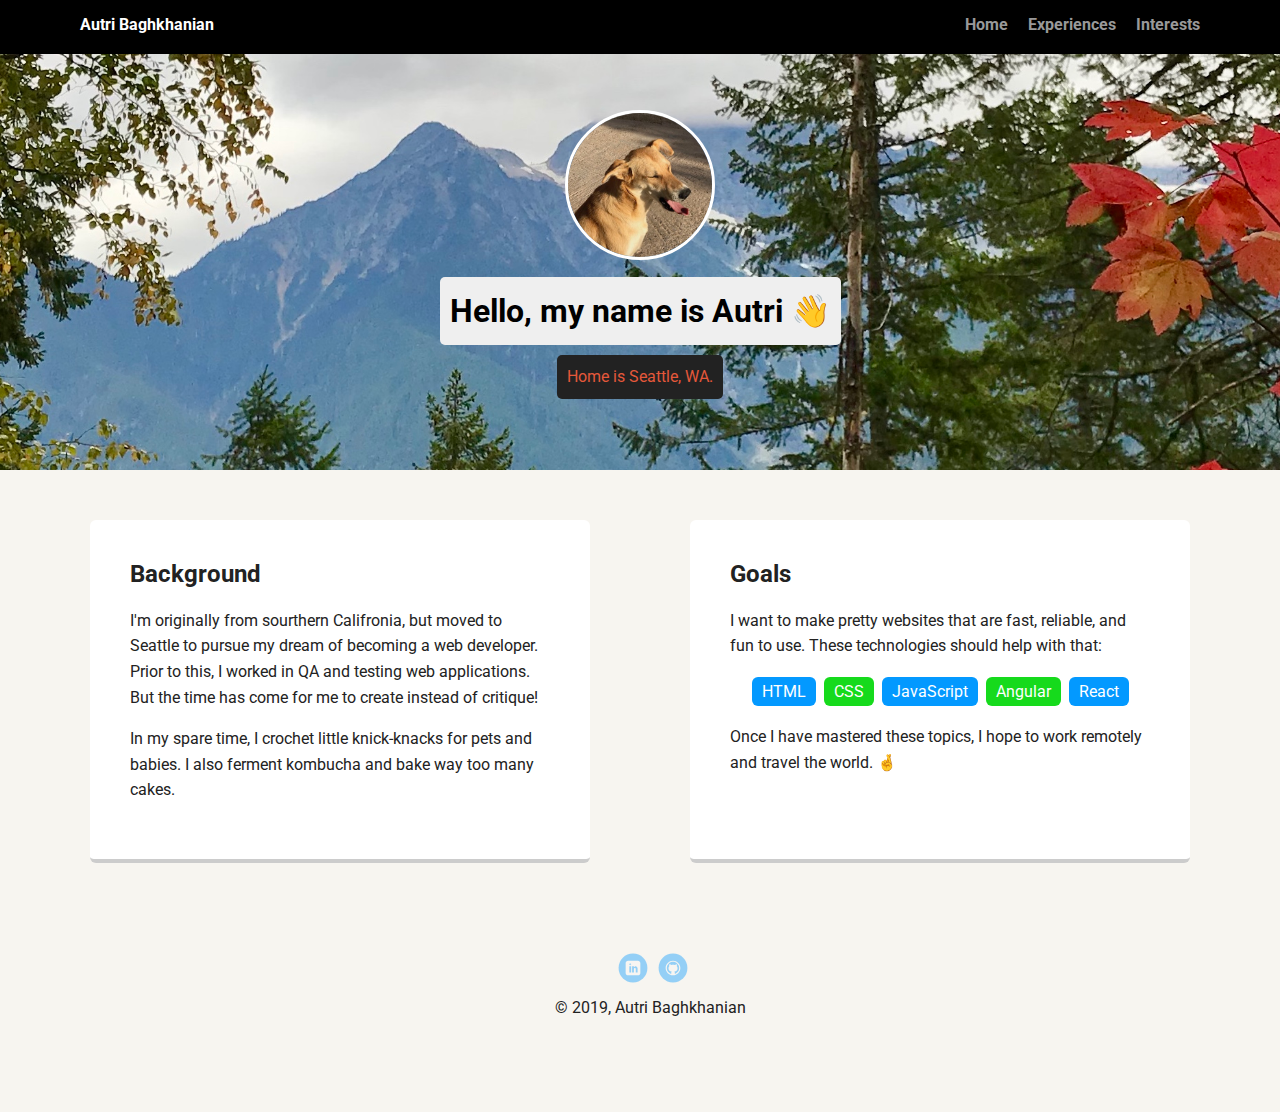
<file: index.html>
<!doctype html>
<html lang="en">
<head>
  <meta charset="utf-8">
  <title>Autri Baghkhanian's Profile</title>
  <meta name="viewport" content="width=device-width, initial-scale=1.0">
  <link rel="stylesheet" href="styles.css">
  <link href="https://fonts.googleapis.com/css?family=Muli%7CRoboto:400,300,500,700,900" rel="stylesheet"></head>
  <body>

    <nav class="main-nav">
        <ul class="nav">
          <li class="name">Autri Baghkhanian</li>
          <li><a href="index.html">Home</a></li>
          <li><a href="experiences.html">Experiences</a></li>
          <li><a href="interests.html">Interests</a></li>
        </ul>
      </nav>

    <header>
      <img src="images/dog.jpg" alt="Dog yawning" class="profile-image">
      <h1 class="tag name">Hello, my name is Autri 👋</h1>
      <p class="tag location">Home is Seattle, WA.</p>
    </header>

    <main class="flex">
      <section class="card">
        <h2>Background</h2>
        <p>I'm originally from sourthern Califronia, but moved to Seattle to pursue my dream of becoming a web developer. Prior to this, I worked in QA and testing web applications. But the time has come for me to create instead of critique!</p>
        <p>In my spare time, I crochet little knick-knacks for pets and babies. I also ferment kombucha and bake way too many cakes.</p>
      </section> 

      <section class="card">
        <h2>Goals</h2>
        <p>I want to make pretty websites that are fast, reliable, and fun to use. These technologies should help with that:</p>
        <ul class="skills">
          <li>HTML</li>
          <li>CSS</li>
          <li>JavaScript</li>
          <li>Angular</li>
          <li>React</li>
        </ul>
        <p>Once I have mastered these topics, I hope to work remotely and travel the world. 🤞</p>
      </section> 
    </main>

    <footer>
      <ul>
        <li><a href="https://www.linkedin.com/in/autri/" class="social linkedin" target="_blank">LinkedIn</a></li>
        <li><a href="https://github.com/autri" class="social github" target="_blank">Github</a></li>
      </ul>
      <p class="copyright">&copy; 2019, Autri Baghkhanian</p>
    </footer>
  </body>
  </html>
</file>
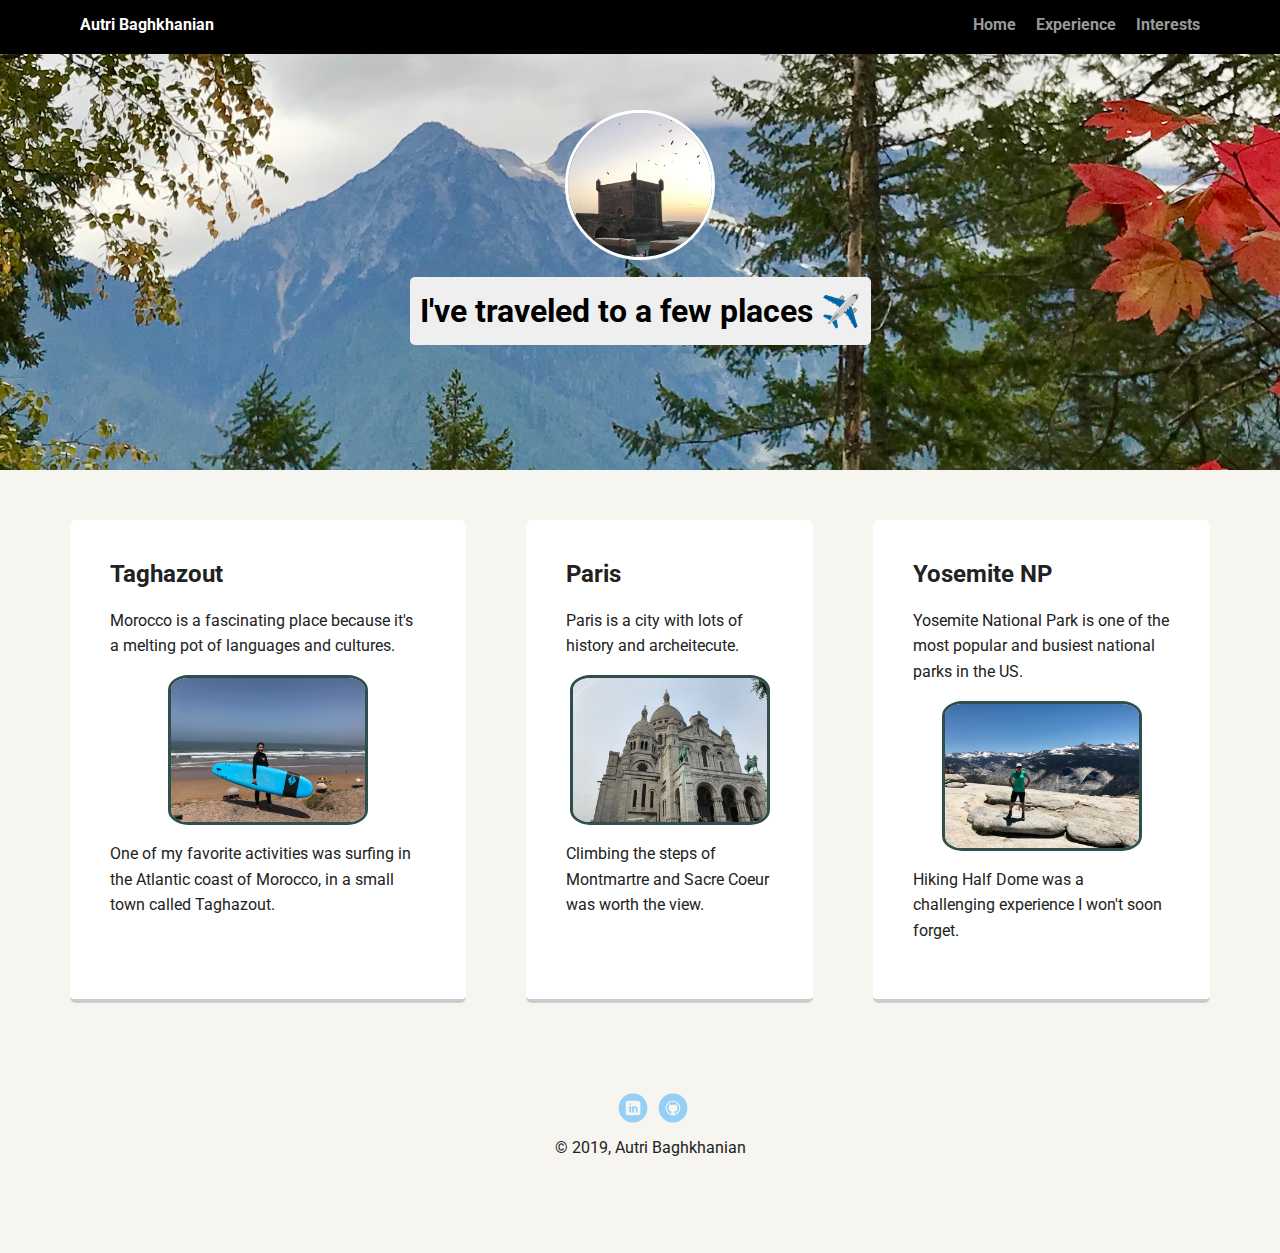
<file: experience.html>
<!doctype html>
<html lang="en">
<head>
  <meta charset="utf-8">
  <title>Autri Baghkhanian's Profile</title>
  <meta name="viewport" content="width=device-width, initial-scale=1.0">
  <link rel="stylesheet" href="styles.css">
  <link href="https://fonts.googleapis.com/css?family=Muli%7CRoboto:400,300,500,700,900" rel="stylesheet"></head>
  <body>

    <div class="main-nav">
        <ul class="nav">
          <li class="name">Autri Baghkhanian</li>
          <li><a href="index.html">Home</a></li>
          <li><a href="experience.html">Experience</a></li>
          <li><a href="interests.html">Interests</a></li>
        </ul>
    </div>

    <header>
      <img src="images/experience_images/essaouira.jpg" alt="Monument in Essaouira" class="profile-image">
      <h1 class="tag name">I've traveled to a few places ✈️</h1>
    </header>

    <main class="flex">
      <div class="card">
        <h2>Taghazout</h2>
        <p>Morocco is a fascinating place because it's a melting pot of languages and cultures.</p>
        <img src="images/experience_images/surfing.jpg" alt="Surfing in Morocco" class="card-photo">
        <p>One of my favorite activities was surfing in the Atlantic coast of Morocco, in a small town called Taghazout.</p>
      </div> 

      <div class="card">
        <h2>Paris</h2>
        <p>Paris is a city with lots of history and archeitecute.</p>
        <img src="images/experience_images/montmartre.jpg" alt="Sacre Coeur in Montmartre" class="card-photo">
        <p>Climbing the steps of Montmartre and Sacre Coeur was worth the view.</p>
      </div> 

      <div class="card">
        <h2>Yosemite NP</h2>
        <p>Yosemite National Park is one of the most popular and busiest national parks in the US.</p>
        <img src="images/experience_images/half_dome.jpg" alt="Top of Half Dome" class="card-photo">
        <p>Hiking Half Dome was a challenging experience I won't soon forget.</p>
      </div> 


    </main>
    <footer>
      <ul>
        <li><a href="https://www.linkedin.com/in/autri/" class="social linkedin" target="_blank">LinkedIn</a></li>
        <li><a href="https://github.com/autri" class="social github" target="_blank">Github</a></li>
      </ul>
      <p class="copyright">&copy; 2019, Autri Baghkhanian</p>
    </footer>
  </body>
  </html>
</file>
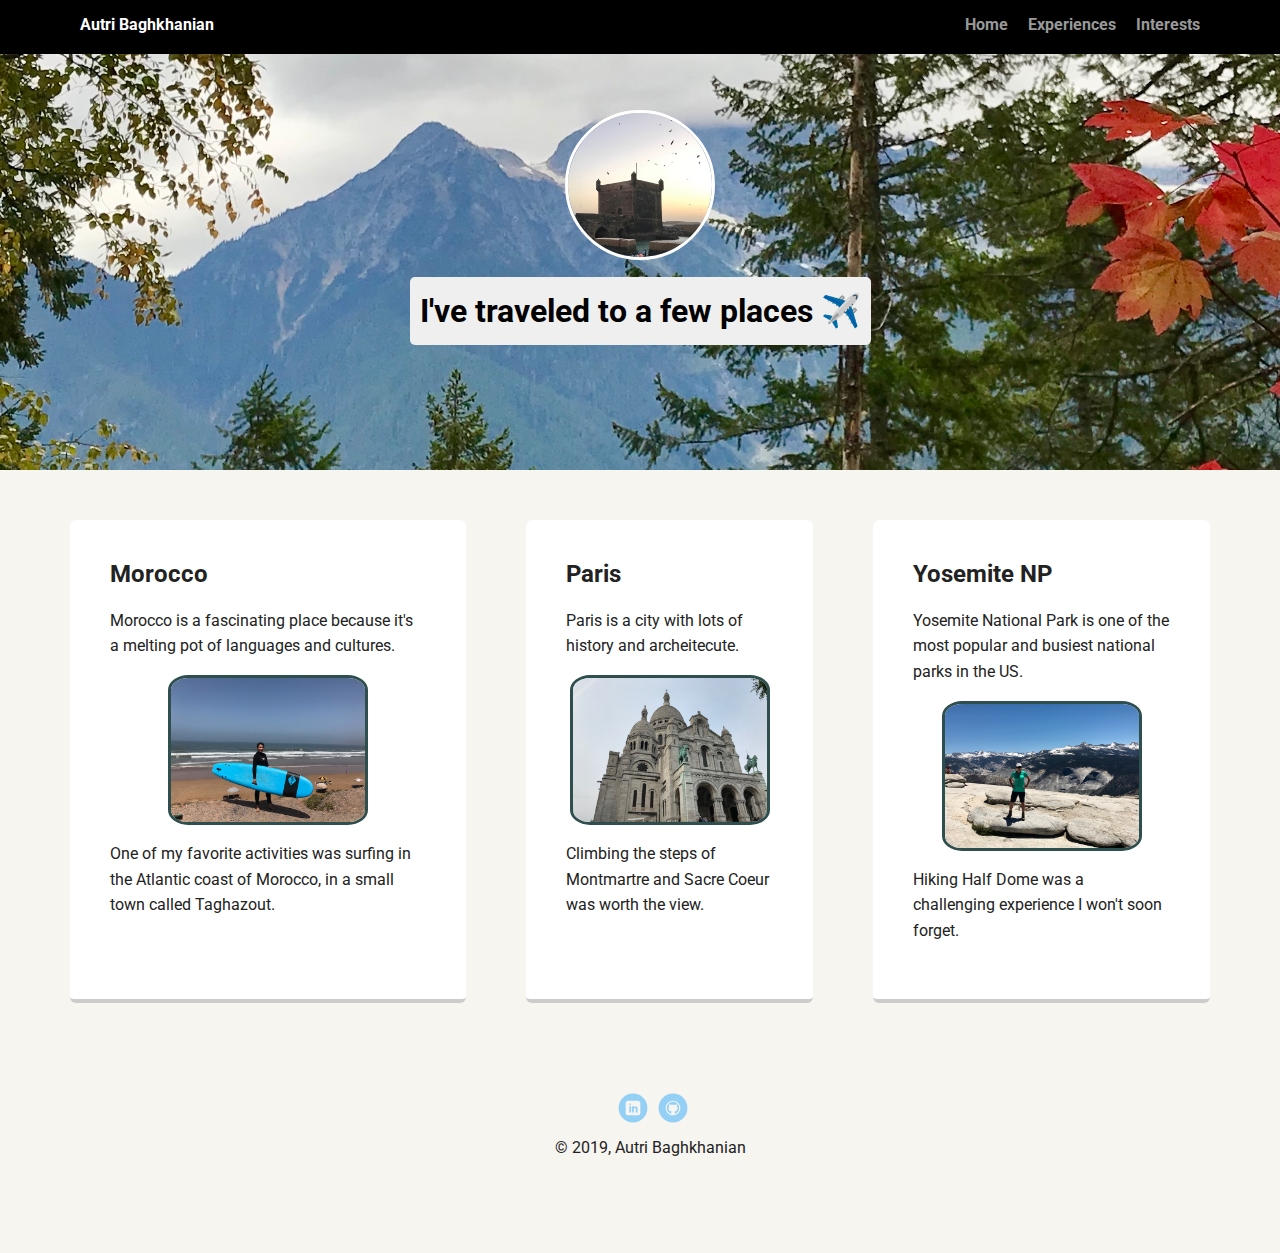
<file: experiences.html>
<!doctype html>
<html lang="en">
<head>
  <meta charset="utf-8">
  <title>Autri Baghkhanian's Experiences</title>
  <meta name="viewport" content="width=device-width, initial-scale=1.0">
  <link rel="stylesheet" href="styles.css">
  <link href="https://fonts.googleapis.com/css?family=Muli%7CRoboto:400,300,500,700,900" rel="stylesheet"></head>
  <body>

    <nav class="main-nav">
        <ul class="nav">
          <li class="name">Autri Baghkhanian</li>
          <li><a href="index.html">Home</a></li>
          <li><a href="experiences.html">Experiences</a></li>
          <li><a href="interests.html">Interests</a></li>
        </ul>
      </nav>

    <header>
      <img src="images/experience_images/essaouira.jpg" alt="Monument in Essaouira" class="profile-image">
      <h1 class="tag name">I've traveled to a few places ✈️</h1>
    </header>

    <main class="flex">
      <section class="card">
        <h2>Morocco</h2>
        <p>Morocco is a fascinating place because it's a melting pot of languages and cultures.</p>
        <img src="images/experience_images/surfing.jpg" alt="Surfing in Morocco" class="card-photo">
        <p>One of my favorite activities was surfing in the Atlantic coast of Morocco, in a small town called Taghazout.</p>
      </section> 

      <section class="card">
        <h2>Paris</h2>
        <p>Paris is a city with lots of history and archeitecute.</p>
        <img src="images/experience_images/montmartre.jpg" alt="Sacre Coeur in Montmartre" class="card-photo">
        <p>Climbing the steps of Montmartre and Sacre Coeur was worth the view.</p>
      </section> 

      <section class="card">
        <h2>Yosemite NP</h2>
        <p>Yosemite National Park is one of the most popular and busiest national parks in the US.</p>
        <img src="images/experience_images/half_dome.jpg" alt="Top of Half Dome" class="card-photo">
        <p>Hiking Half Dome was a challenging experience I won't soon forget.</p>
      </section> 
    </main>

    <footer>
      <ul>
        <li><a href="https://www.linkedin.com/in/autri/" class="social linkedin" target="_blank">LinkedIn</a></li>
        <li><a href="https://github.com/autri" class="social github" target="_blank">Github</a></li>
      </ul>
      <p class="copyright">&copy; 2019, Autri Baghkhanian</p>
    </footer>
  </body>
  </html>
</file>
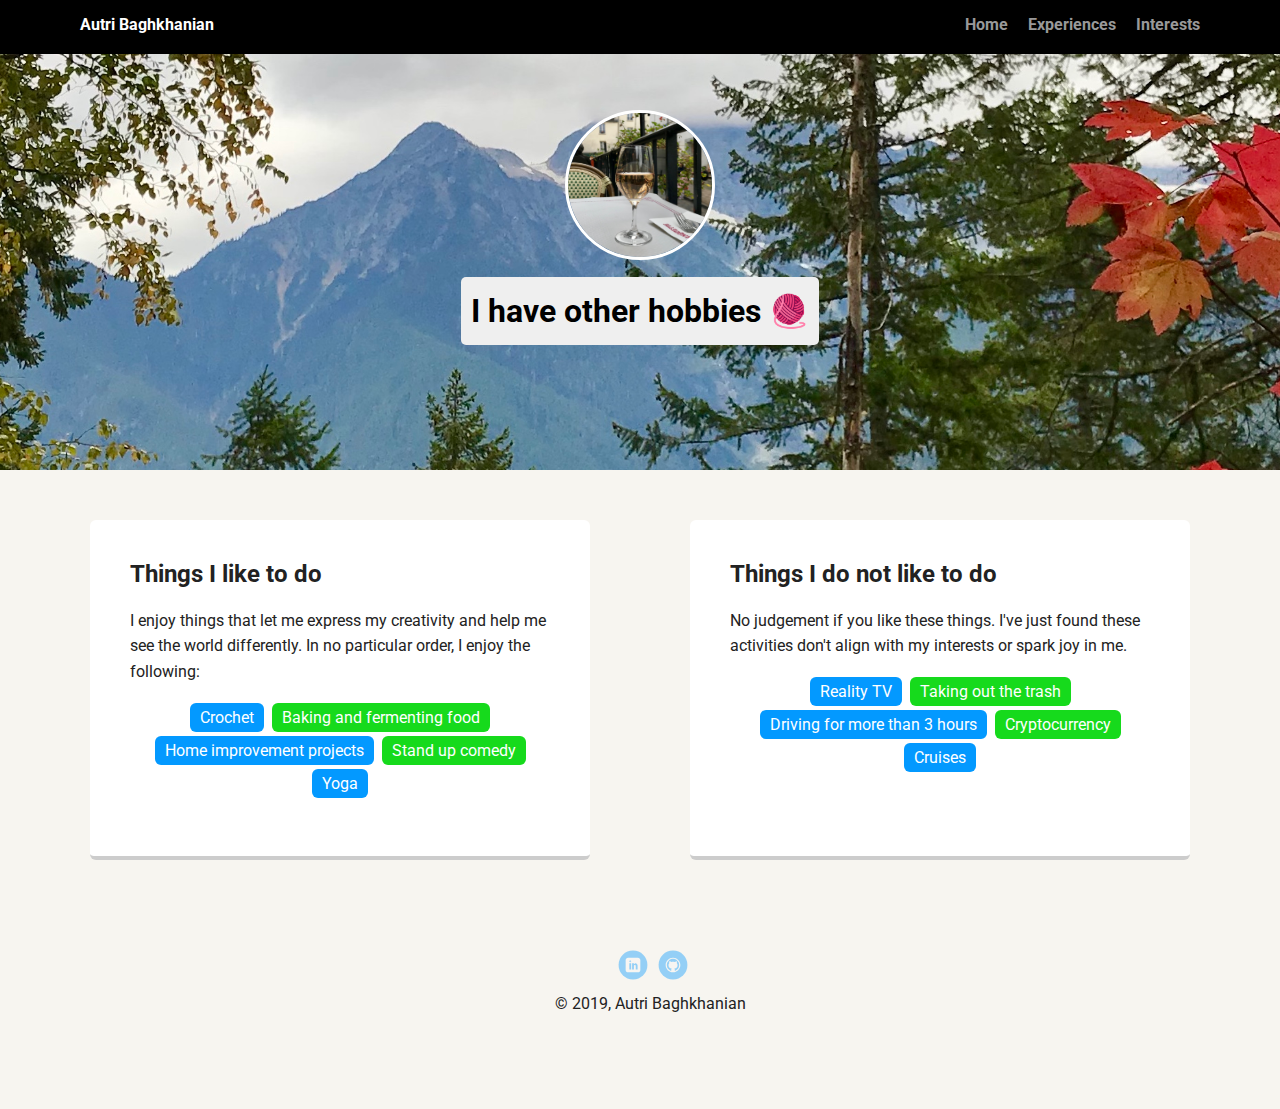
<file: interests.html>
<!doctype html>
<html lang="en">
<head>
  <meta charset="utf-8">
  <title>Autri Baghkhanian's Interests</title>
  <meta name="viewport" content="width=device-width, initial-scale=1.0">
  <link rel="stylesheet" href="styles.css">
  <link href="https://fonts.googleapis.com/css?family=Muli%7CRoboto:400,300,500,700,900" rel="stylesheet"></head>
  <body>

    <nav class="main-nav">
        <ul class="nav">
          <li class="name">Autri Baghkhanian</li>
          <li><a href="index.html">Home</a></li>
          <li><a href="experiences.html">Experiences</a></li>
          <li><a href="interests.html">Interests</a></li>
        </ul>
    </nav>

    <header>
      <img src="images/interest_images/wine.jpg" alt="Glass of wine" class="profile-image">
      <h1 class="tag name">I have other hobbies 🧶</h1>
    </header>

    <main class="flex">
      <section class="card">
        <h2>Things I like to do</h2>
        <p>I enjoy things that let me express my creativity and help me see the world differently. In no particular order, I enjoy the following:</p>
        <ul class="skills">
            <li>Crochet</li>
            <li>Baking and fermenting food</li>
            <li>Home improvement projects</li>
            <li>Stand up comedy</li>
            <li>Yoga</li>
        </ul>
      </section> 

      <section class="card">
        <h2>Things I do not like to do</h2>
        <p>No judgement if you like these things. I've just found these activities don't align with my interests or spark joy in me.</p>
        <ul class="skills">
          <li>Reality TV</li>
          <li>Taking out the trash</li>
          <li>Driving for more than 3 hours</li>
          <li>Cryptocurrency</li>
          <li>Cruises</li>
        </ul>
      </section> 
    </main>

    <footer>
      <ul>
        <li><a href="https://www.linkedin.com/in/autri/" class="social linkedin" target="_blank">LinkedIn</a></li>
        <li><a href="https://github.com/autri" class="social github" target="_blank">Github</a></li>
      </ul>
      <p class="copyright">&copy; 2019, Autri Baghkhanian</p>
    </footer>
  </body>
  </html>
</file>
<file: styles.css>
/* Global Layout Set-up */
* { 
  box-sizing: border-box;
}
  
body {
  margin: 0;
  padding: 0;
  text-align: center;
  font-family: 'Roboto', sans-serif;
  color: #222;
  background: #f7f5f0;
}
/* Link Styles */

a {
  text-decoration: none;
  color: #999;
}
a:hover {
  color: #6633ff;
}

/* Section Styles */

.main-nav {
  width: 100%;
  background: black;
  min-height: 30px;
  padding: 10px;
  position: fixed;
  text-align: center;
}
.nav {
  display: flex;
  justify-content: space-around;
  font-weight: 700;
  list-style-type: none;
  margin: 0 auto;
  padding: 0;
}

.nav .name {
    display: block;
    margin-right: auto;
    color: white;
}
.nav li {
  padding: 5px 10px 10px 10px;
}
.nav a {
  transition: all .5s;
}
.nav a:hover {
  color: white
}

header {
  text-align: center;
  background: url('images/diablo_lake.jpg') no-repeat top center ;
  background-size: cover;
  overflow: hidden;
  padding-top: 60px;
}
header {
  line-height: 1.5;
}
header .profile-image {
  margin-top: 50px;
  width: 150px;
  height: 150px;
  border-radius: 50%;
  border: 3px solid white;
  transition: all .25s;
}
header .profile-image:hover {
  transform: scale(1.5) rotate(360deg);
}
.tag {
  background-color: #efefef;
  color: black;
  padding: 10px;
  border-radius: 5px;
  display: table;
  margin: 10px auto;
} 
.location {
  background-color: #222;
  color:  #e5583a;
}
.card {
  margin: 30px;
  padding: 20px 40px 40px;
  max-width: 500px;
  text-align: left;
  background: #fff;
  border-bottom: 4px solid #ccc;
  border-radius: 6px;
  transition: all .5s;
}
.card:hover {
  border-color: #ff99ff;
}

.card-photo {
  width: 200px;
  height: 150px;
  border-radius: 10%;
  border: 3px solid darkslategray;
  display: block;
  margin-left: auto;
  margin-right: auto;
}

ul.skills {
  padding: 0;
  text-align: center;
}

.skills li {
  border-radius: 6px;
  display: inline-block;
  background: #16da1c;
  color: white;
  padding: 5px 10px;
  margin: 2px;
}

.skills li:nth-child(odd) {
  background: #0399ff;
}

footer {
  width: 100%;
  min-height: 30px;
  padding: 20px 0 40px 20px;
}

footer .copyright {
  top: -8px;
  font-size: .75em;
}

footer ul {
  list-style-type: none;
  margin: 0;
  padding: 0;
}

footer ul li {
  display: inline-block;
}

a.social {
  display: inline-block;
  text-indent: -9999px;
  margin-left: 5px;
  width: 30px;
  height: 30px;
  background-size: 30px 30px;
  opacity: .4;
  transition: all .5s;
}
a.twitter {
  background-image: url(images/twitter.svg);
}
a.linkedin {
  background-image: url(images/linkedin.svg);
}
a.github {
  background-image: url(images/github.svg);
}
a.social:hover {
  opacity: 1;
}
.clearfix {
  clear: both;
}

/* Styles for larger screens */
@media screen and (min-width: 720px) {
  
  .flex {
      display: -ms-flexbox;      /* TWEENER - IE 10 */
      display: flex; 
      max-width: 1200px;
      -ms-flex-pack: distribute;
      justify-content: space-around;
      margin: 0 auto;
  }

  header {
    min-height: 470px;
  }

  .nav {
    max-width: 1200px;
    padding: 0 30px;
  }


  main {
    padding-top: 20px;
  }

  main p {
    line-height: 1.6em;
  }

  footer {
    font-size: 1.3em;
    max-width: 1200px;
    margin: 40px auto;
  }

}
</file>
